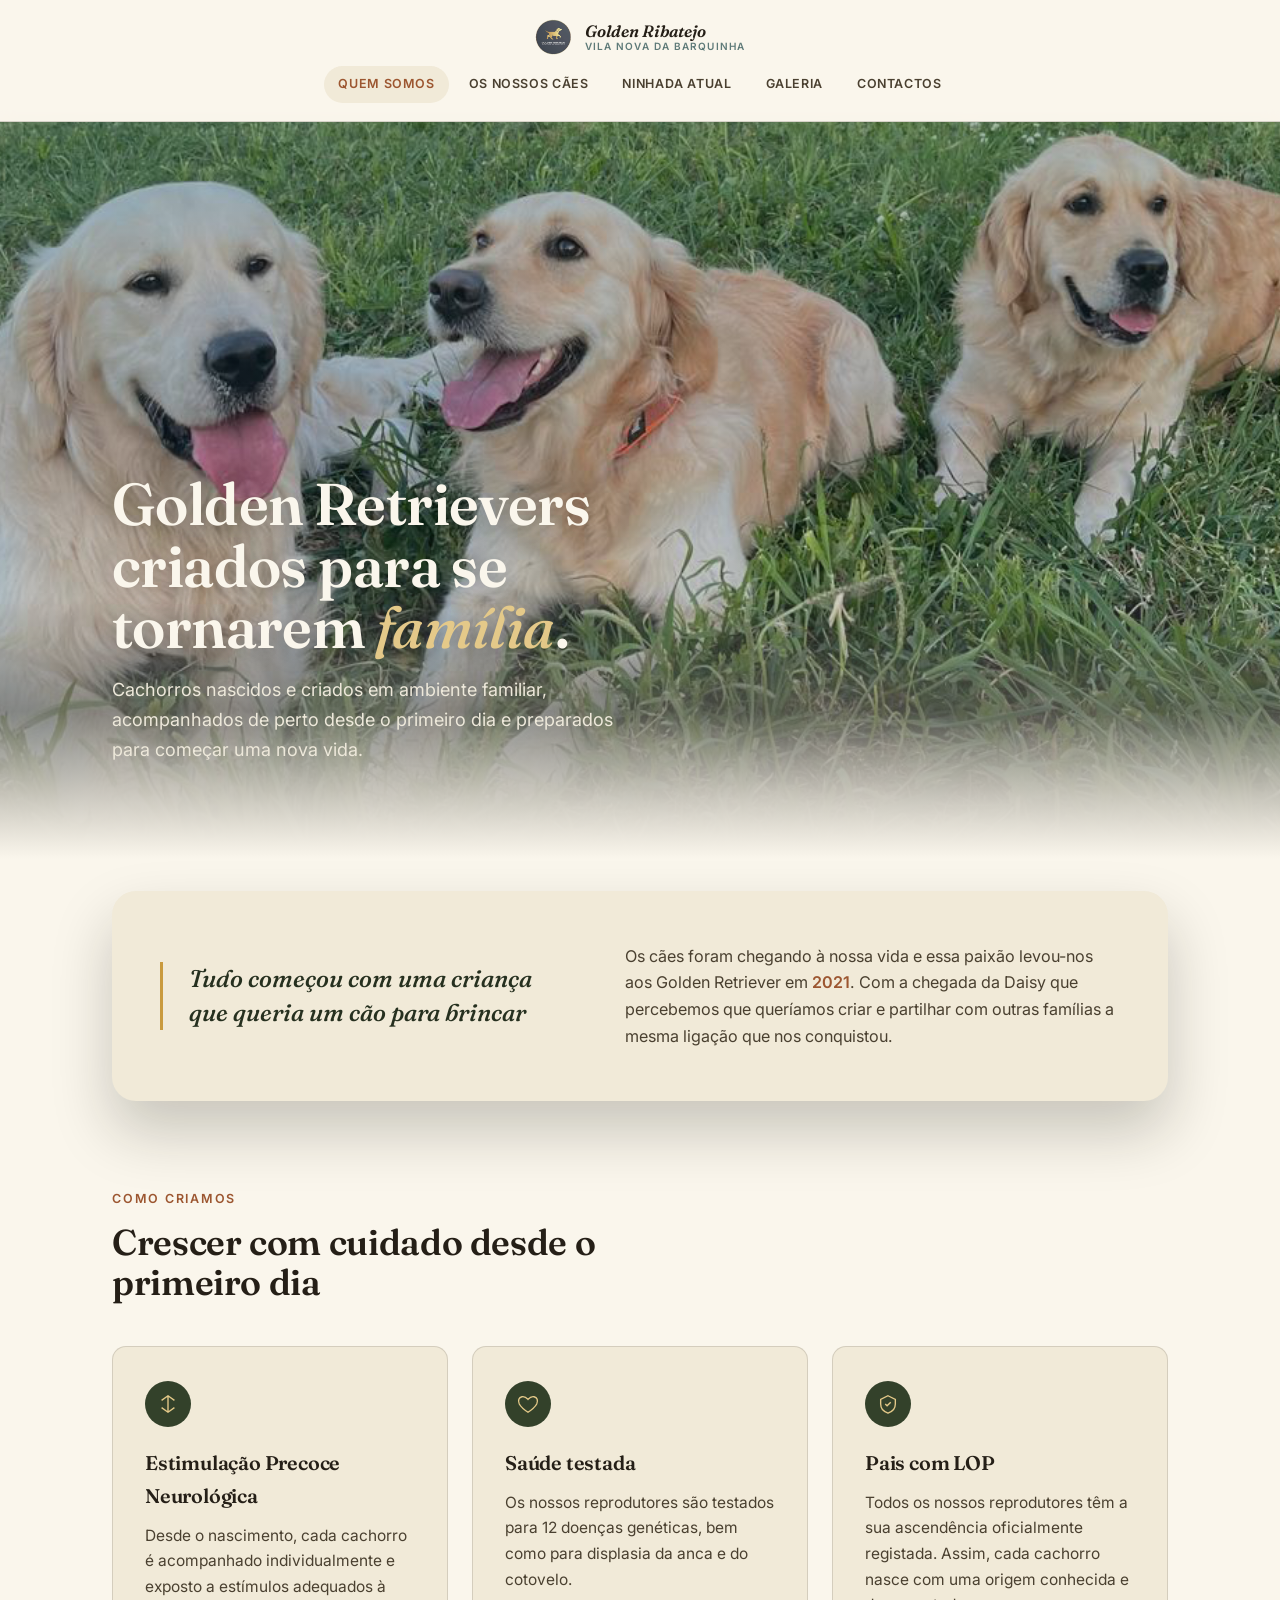
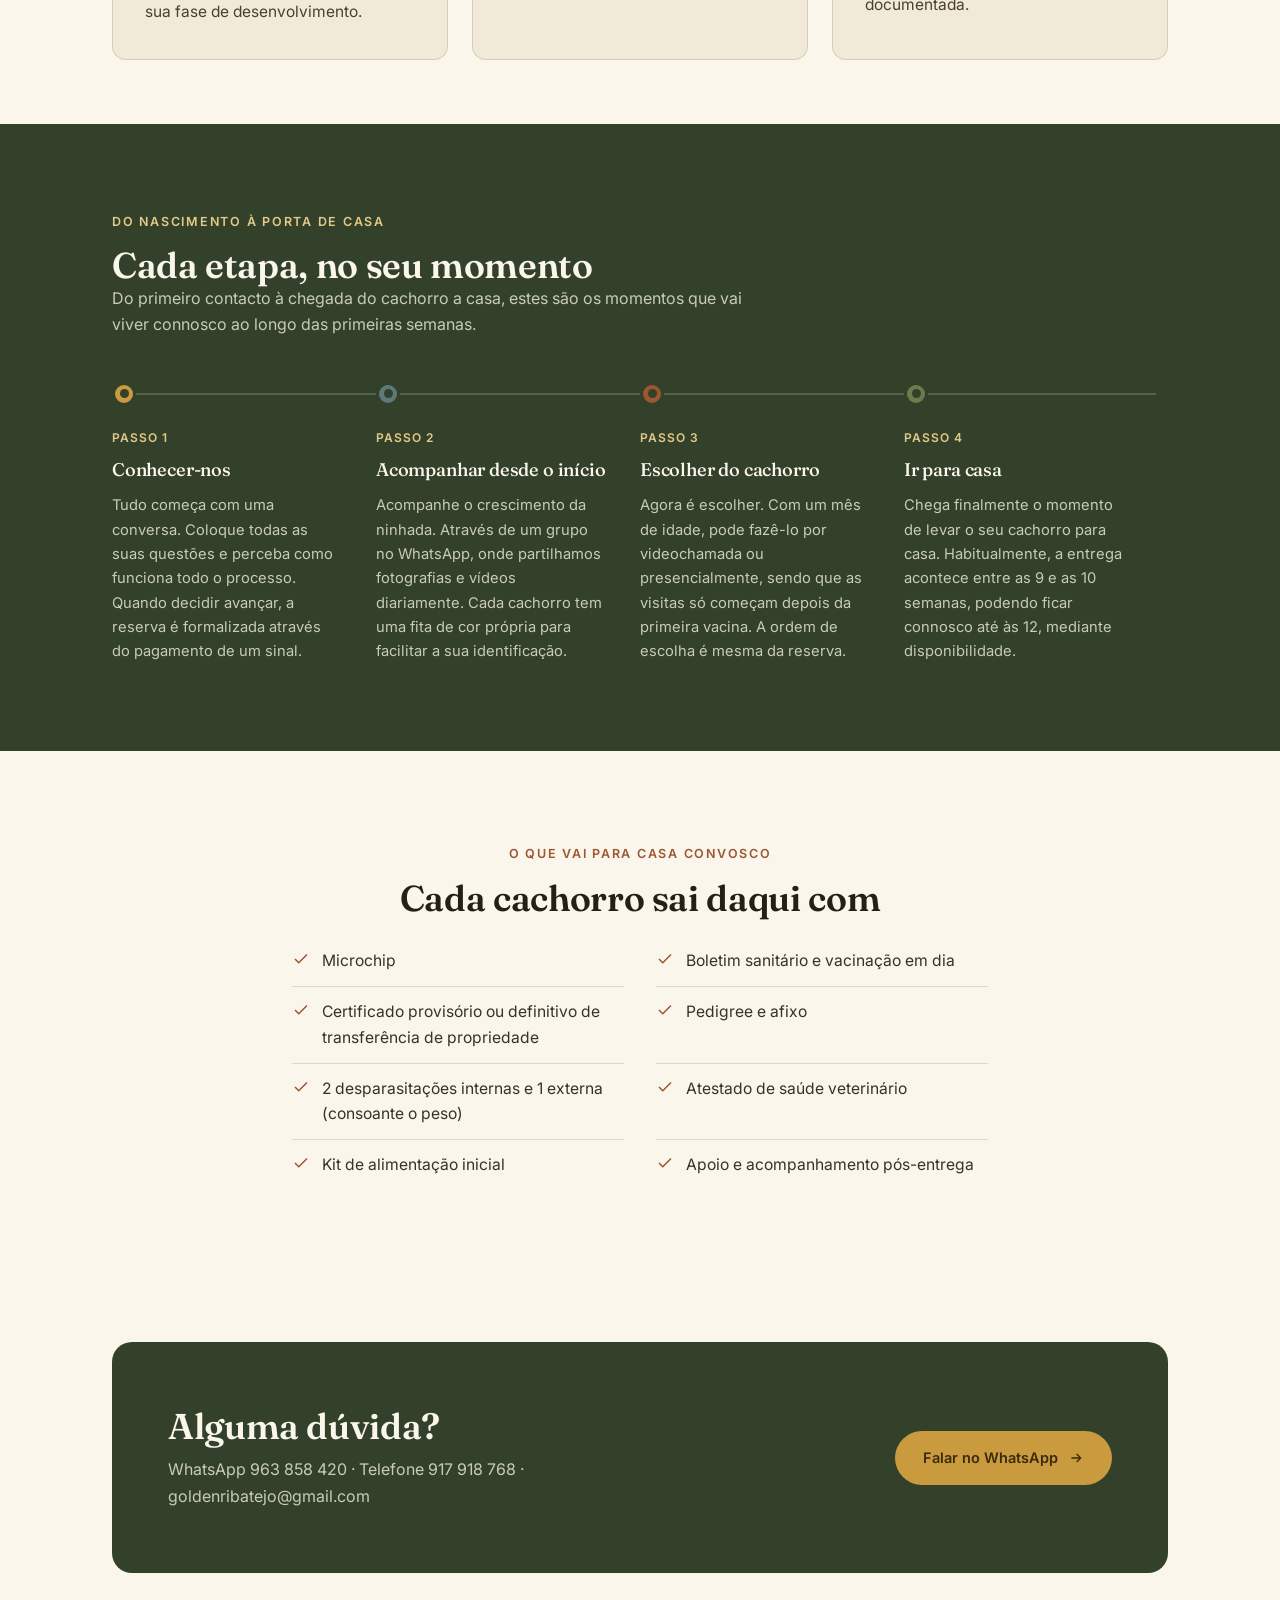
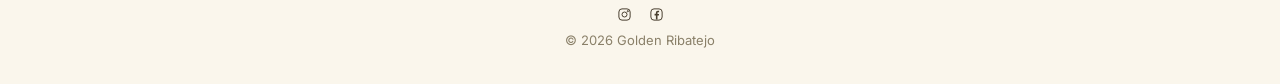
<file: index.html>
<!doctype html>
<html lang="pt-PT">
  <head>
    <meta charset="UTF-8" />
    <meta name="viewport" content="width=device-width, initial-scale=1" />
    <meta http-equiv="refresh" content="0; url=inicial.html" />
    <title>Golden Ribatejo</title>
  </head>
  <body>
    <script>
      location.replace("inicial.html");
    </script>
    <p>A redirecionar para <a href="inicial.html">a página inicial</a>...</p>
  </body>
</html>
</file>
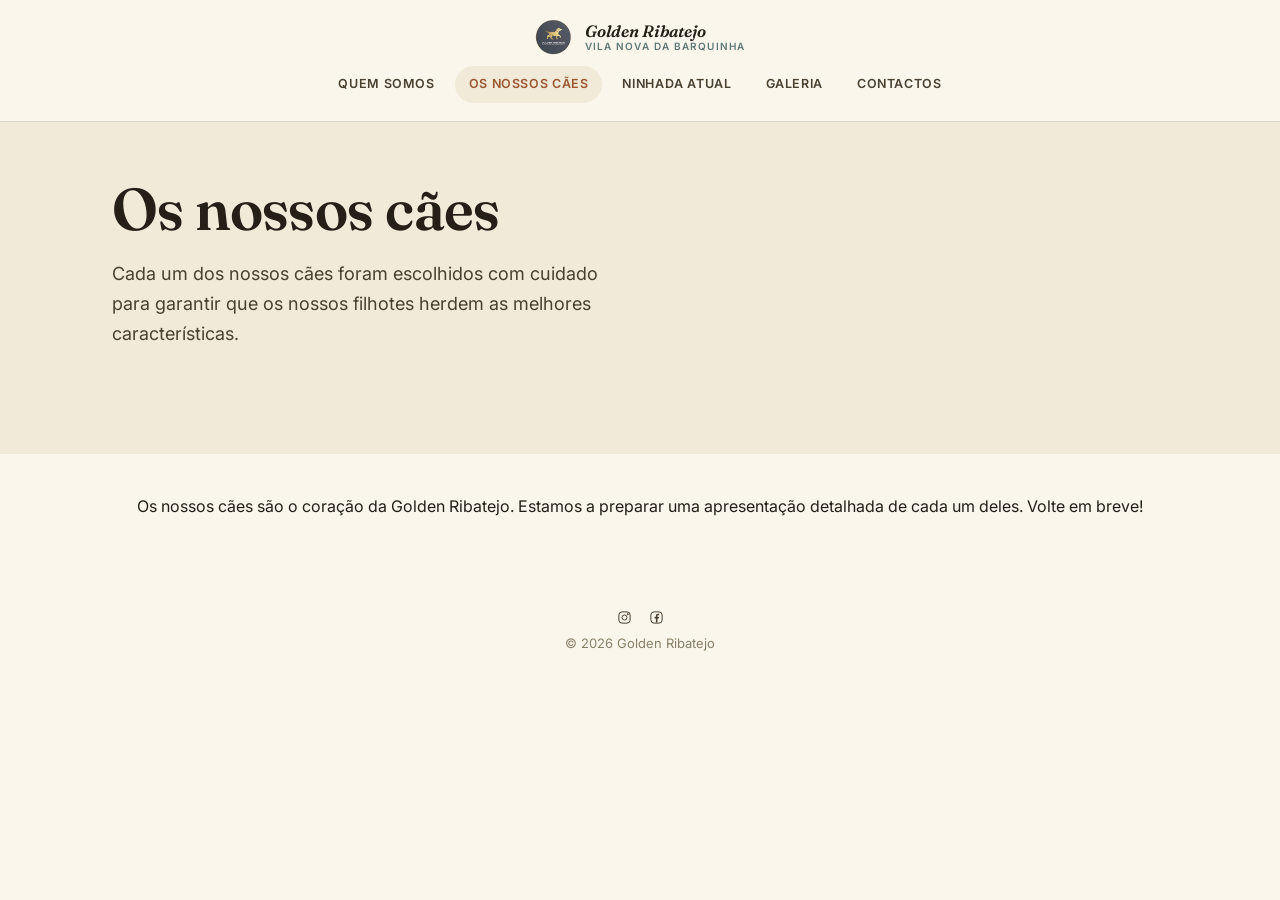
<file: caes.html>
<!doctype html>
<html lang="pt-PT">
  <head>
    <meta charset="UTF-8" />
    <meta name="viewport" content="width=device-width, initial-scale=1" />
    <title>Os Nossos Cães — Golden Ribatejo</title>
    <meta
      name="description"
      content="Conheça os Golden Retrievers reprodutores da Golden Ribatejo. Pais com saúde testada e genealogia certificada."
    />
    <link rel="preconnect" href="https://fonts.googleapis.com" />
    <link rel="preconnect" href="https://fonts.gstatic.com" crossorigin />
    <link
      href="https://fonts.googleapis.com/css2?family=Fraunces:ital,opsz,wght@0,9..144,400;0,9..144,500;0,9..144,600;0,9..144,700;1,9..144,500;1,9..144,600&family=Inter:wght@400;500;600;700&display=swap"
      rel="stylesheet"
    />
    <link rel="stylesheet" href="css/style.css" />
  </head>
  <body>
    <div id="navbar-container"></div>

    <main>
      <section class="hero" id="caes">
        <div class="wrap hero-grid">
          <div class="hero-copy">
            <h1>Os nossos cães</h1>
            <p class="lead">
              Cada um dos nossos cães foram escolhidos com cuidado para garantir
              que os nossos filhotes herdem as melhores características.
            </p>
          </div>
        </div>
      </section>

      <section class="intro-section" style="padding: 40px 0">
        <div class="wrap">
          <p
            style="
              text-align: center;
              color: var(--ink);
              font-size: 16px;
              line-height: 1.6;
            "
          >
            Os nossos cães são o coração da Golden Ribatejo. Estamos a preparar
            uma apresentação detalhada de cada um deles. Volte em breve!
          </p>
        </div>
      </section>
    </main>

    <div id="footer-container"></div>

    <script src="js/script.js"></script>
  </body>
</html>
</file>
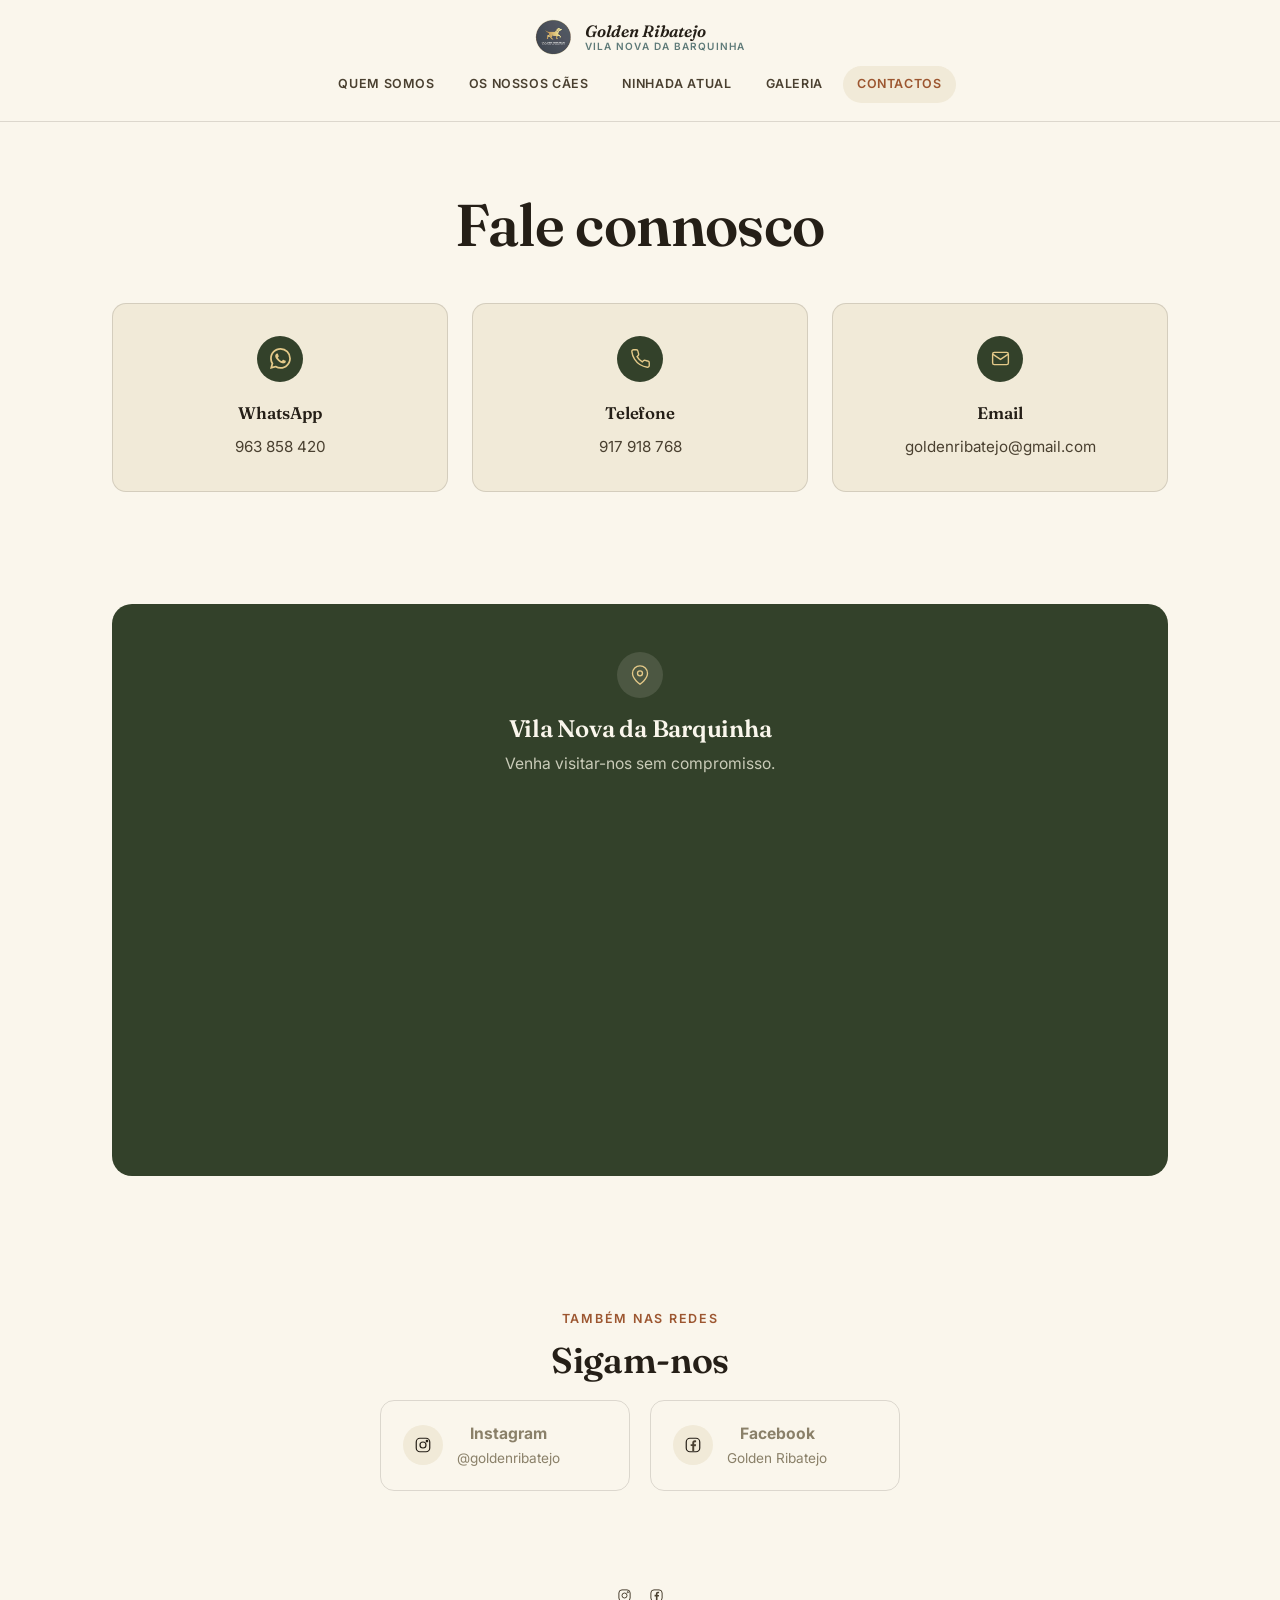
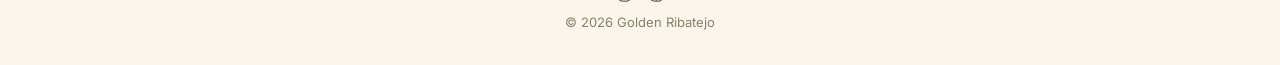
<file: contactos.html>
<!doctype html>
<html lang="pt-PT">
  <head>
    <meta charset="UTF-8" />
    <meta name="viewport" content="width=device-width, initial-scale=1" />
    <title>Contactos — Golden Ribatejo</title>
    <meta
      name="description"
      content="Contacte a Golden Ribatejo por WhatsApp, telefone ou email. Criação de Golden Retriever em Vila Nova da Barquinha."
    />
    <link rel="preconnect" href="https://fonts.googleapis.com" />
    <link rel="preconnect" href="https://fonts.gstatic.com" crossorigin />
    <link
      href="https://fonts.googleapis.com/css2?family=Fraunces:ital,opsz,wght@0,9..144,400;0,9..144,500;0,9..144,600;0,9..144,700;1,9..144,500;1,9..144,600&family=Inter:wght@400;500;600;700&display=swap"
      rel="stylesheet"
    />
    <link rel="stylesheet" href="css/style.css" />
  </head>
  <body>
    <div id="navbar-container"></div>

    <main>
      <section class="contact-hero" id="contactos">
        <div class="wrap">
          <h1>Fale connosco</h1>

          <div class="contact-cards">
            <a
              class="contact-card"
              href="https://wa.me/351963858420"
              target="_blank"
              rel="noopener"
            >
              <div class="icon">
                <svg class="filled-icon" viewBox="0 0 16 16">
                  <path
                    d="M13.601 2.326A7.85 7.85 0 0 0 7.994 0C3.627 0 .068 3.558.064 7.926c0 1.399.366 2.76 1.057 3.965L0 16l4.204-1.102a7.9 7.9 0 0 0 3.79.965h.004c4.368 0 7.926-3.558 7.93-7.93A7.9 7.9 0 0 0 13.6 2.326zM7.994 14.521a6.6 6.6 0 0 1-3.356-.92l-.24-.144-2.494.654.666-2.433-.156-.251a6.56 6.56 0 0 1-1.007-3.505c0-3.626 2.957-6.584 6.591-6.584a6.56 6.56 0 0 1 4.66 1.931 6.56 6.56 0 0 1 1.928 4.66c-.004 3.639-2.961 6.592-6.592 6.592m3.615-4.934c-.197-.099-1.17-.578-1.353-.646-.182-.065-.315-.099-.445.099-.133.197-.513.646-.627.775-.114.133-.232.148-.43.05-.197-.1-.836-.308-1.592-.985-.59-.525-.985-1.175-1.103-1.372-.114-.198-.011-.304.088-.403.087-.088.197-.232.296-.346.1-.114.133-.198.198-.33.065-.134.034-.248-.015-.347-.05-.099-.445-1.076-.612-1.47-.16-.389-.323-.335-.445-.34-.114-.007-.247-.007-.38-.007a.73.73 0 0 0-.529.247c-.182.198-.691.677-.691 1.654s.71 1.916.81 2.049c.098.133 1.394 2.132 3.383 2.992.47.205.84.326 1.129.418.475.152.904.129 1.246.08.38-.058 1.171-.48 1.338-.943.164-.464.164-.86.114-.943-.049-.084-.182-.133-.38-.232"
                  />
                </svg>
              </div>
              <h3>WhatsApp</h3>
              <p>963 858 420</p>
            </a>
            <a class="contact-card" href="tel:+351917918768">
              <div class="icon">
                <svg viewBox="0 0 24 24">
                  <path
                    d="M22 16.92v3a2 2 0 01-2.18 2 19.79 19.79 0 01-8.63-3.07 19.5 19.5 0 01-6-6 19.79 19.79 0 01-3.07-8.67A2 2 0 014.11 2h3a2 2 0 012 1.72c.127.96.362 1.903.7 2.81a2 2 0 01-.45 2.11L8.09 9.91a16 16 0 006 6l1.27-1.27a2 2 0 012.11-.45c.907.338 1.85.573 2.81.7A2 2 0 0122 16.92z"
                  />
                </svg>
              </div>
              <h3>Telefone</h3>
              <p>917 918 768</p>
            </a>
            <a class="contact-card" href="mailto:goldenribatejo@gmail.com">
              <div class="icon">
                <svg viewBox="0 0 24 24">
                  <rect x="3" y="5" width="18" height="14" rx="2" />
                  <path d="M3 7l9 6 9-6" />
                </svg>
              </div>
              <h3>Email</h3>
              <p>goldenribatejo@gmail.com</p>
            </a>
          </div>
        </div>
      </section>

      <section class="tight">
        <div class="wrap">
          <div class="location-strip">
            <div class="icon-row">
              <svg viewBox="0 0 24 24">
                <path d="M21 10c0 7-9 13-9 13s-9-6-9-13a9 9 0 0118 0z" />
                <circle cx="12" cy="10" r="3" />
              </svg>
            </div>
            <h2>Vila Nova da Barquinha</h2>
            <p>Venha visitar-nos sem compromisso.</p>
            <iframe
              src="https://www.google.com/maps?q=Vila+Nova+da+Barquinha,+Portugal&z=13&output=embed"
              loading="lazy"
              referrerpolicy="no-referrer-when-downgrade"
              allowfullscreen
            >
            </iframe>
          </div>
        </div>
      </section>

      <section class="tight">
        <div class="wrap" style="text-align: center">
          <span class="eyebrow">Também nas redes</span>
          <h2 style="margin: 10px 0 0">Sigam-nos</h2>
          <div class="social-cards">
            <a
              class="social-card"
              href="https://www.instagram.com/goldenribatejo/"
              target="_blank"
              rel="noopener"
            >
              <div class="icon">
                <svg viewBox="0 0 24 24">
                  <rect x="3" y="3" width="18" height="18" rx="5" />
                  <circle cx="12" cy="12" r="4" />
                  <circle cx="17.3" cy="6.7" r="1" />
                </svg>
              </div>
              <span
                ><strong>Instagram</strong><span>@goldenribatejo</span></span
              >
            </a>
            <a
              class="social-card"
              href="https://www.facebook.com/share/15ahoJvS3N/?mibextid=wwXIfr"
              target="_blank"
              rel="noopener"
            >
              <div class="icon">
                <svg viewBox="0 0 24 24">
                  <rect x="3" y="3" width="18" height="18" rx="5" />
                  <path
                    d="M13.6 20v-6.4h2.15l.32-2.5h-2.47v-1.6c0-.72.2-1.22 1.24-1.22h1.32V5.9c-.23-.03-1-.1-1.92-.1-1.9 0-3.2 1.16-3.2 3.29v1.84H8.9v2.5h2.14V20h2.56z"
                    fill="#4A4030"
                    stroke="none"
                  />
                </svg>
              </div>
              <span><strong>Facebook</strong><span>Golden Ribatejo</span></span>
            </a>
          </div>
        </div>
      </section>
    </main>

    <div id="footer-container"></div>

    <script src="js/script.js"></script>
  </body>
</html>
</file>
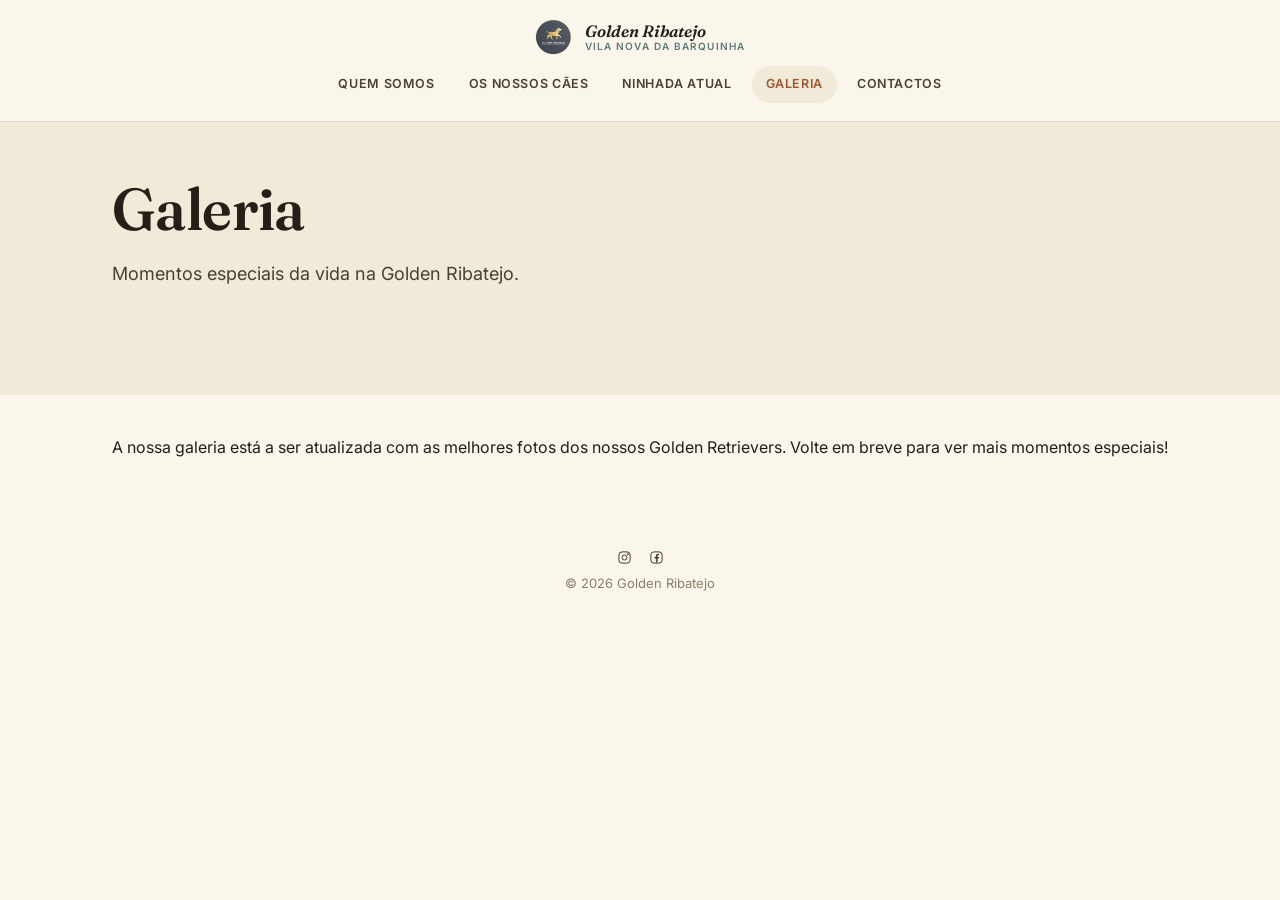
<file: galeria.html>
<!doctype html>
<html lang="pt-PT">
  <head>
    <meta charset="UTF-8" />
    <meta name="viewport" content="width=device-width, initial-scale=1" />
    <title>Galeria — Golden Ribatejo</title>
    <meta
      name="description"
      content="Galeria de fotos dos Golden Retrievers da Golden Ribatejo. Momentos especiais de criação e desenvolvimento."
    />
    <link rel="preconnect" href="https://fonts.googleapis.com" />
    <link rel="preconnect" href="https://fonts.gstatic.com" crossorigin />
    <link
      href="https://fonts.googleapis.com/css2?family=Fraunces:ital,opsz,wght@0,9..144,400;0,9..144,500;0,9..144,600;0,9..144,700;1,9..144,500;1,9..144,600&family=Inter:wght@400;500;600;700&display=swap"
      rel="stylesheet"
    />
    <link rel="stylesheet" href="css/style.css" />
  </head>
  <body>
    <div id="navbar-container"></div>

    <main>
      <section class="hero" id="galeria">
        <div class="wrap hero-grid">
          <div class="hero-copy">
            <h1>Galeria</h1>
            <p class="lead">Momentos especiais da vida na Golden Ribatejo.</p>
          </div>
        </div>
      </section>

      <section class="intro-section" style="padding: 40px 0">
        <div class="wrap">
          <p
            style="
              text-align: center;
              color: var(--ink);
              font-size: 16px;
              line-height: 1.6;
            "
          >
            A nossa galeria está a ser atualizada com as melhores fotos dos
            nossos Golden Retrievers. Volte em breve para ver mais momentos
            especiais!
          </p>
        </div>
      </section>
    </main>

    <div id="footer-container"></div>

    <script src="js/script.js"></script>
  </body>
</html>
</file>
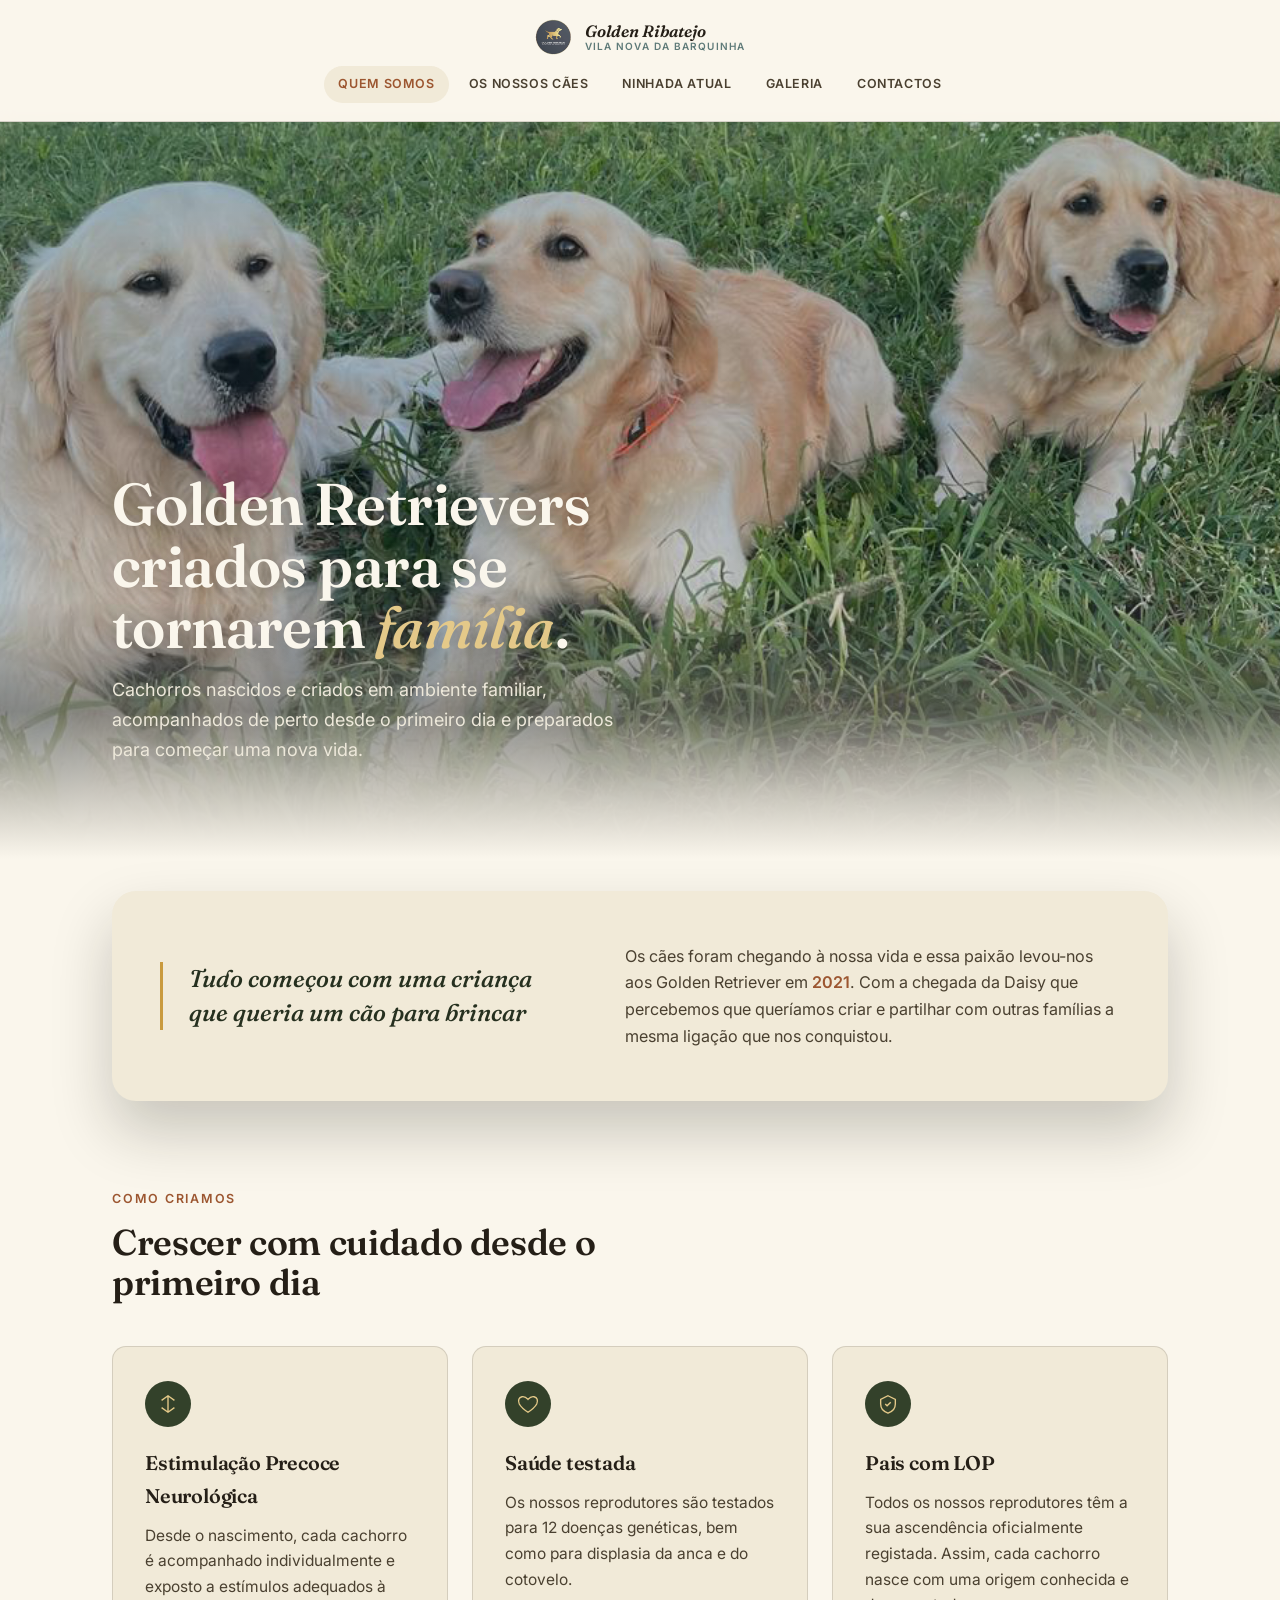
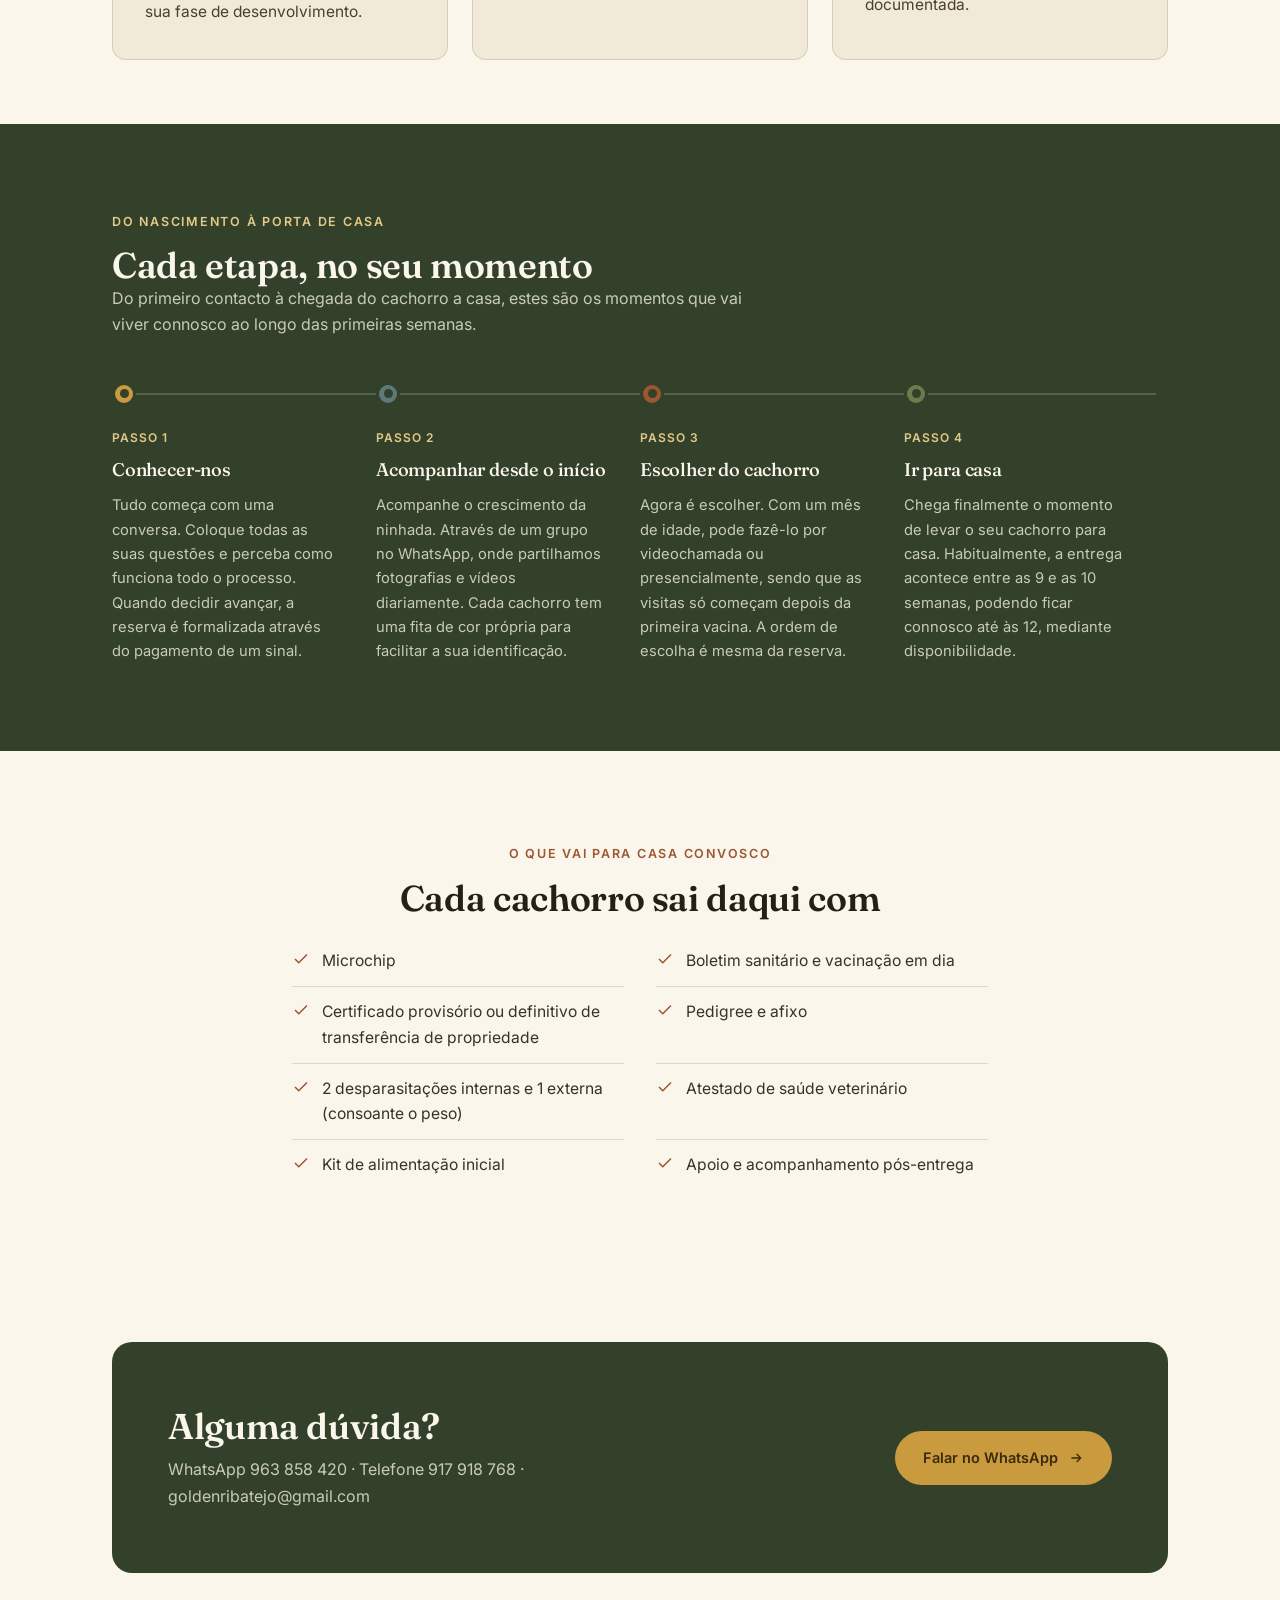
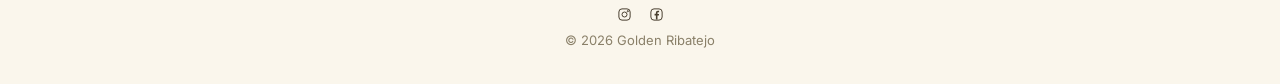
<file: inicial.html>
<!doctype html>
<html lang="pt-PT">
  <head>
    <meta charset="UTF-8" />
    <meta name="viewport" content="width=device-width, initial-scale=1" />
    <title>Golden Ribatejo — Golden Retrievers em Vila Nova da Barquinha</title>
    <meta
      name="description"
      content="Golden Ribatejo — criação de Golden Retriever em Vila Nova da Barquinha. Estimulação Precoce Neurológica, saúde testada, pais com LOP e um processo de reserva pensado para cada cachorro encontrar a família certa."
    />
    <link rel="preconnect" href="https://fonts.googleapis.com" />
    <link rel="preconnect" href="https://fonts.gstatic.com" crossorigin />
    <link
      href="https://fonts.googleapis.com/css2?family=Fraunces:ital,opsz,wght@0,9..144,400;0,9..144,500;0,9..144,600;0,9..144,700;1,9..144,500;1,9..144,600&family=Inter:wght@400;500;600;700&display=swap"
      rel="stylesheet"
    />
    <link rel="stylesheet" href="css/style.css" />
  </head>
  <body>
    <div id="navbar-container"></div>

    <main>
      <section class="hero-full">
        <img
          src="img/inicial.png"
          width="1200"
          height="530"
          alt="Mãe Golden Retriever deitada com a sua ninhada de cachorros recém-nascidos"
          fetchpriority="high"
        />
        <div class="hero-full-content">
          <h1>
            Golden Retrievers criados para se tornarem
            <span class="italic-accent">família</span>.
          </h1>
          <p class="lead">
            Cachorros nascidos e criados em ambiente familiar, acompanhados de
            perto desde o primeiro dia e preparados para começar uma nova vida.
          </p>
        </div>
      </section>

      <section class="intro-overlap" id="historia">
        <div class="wrap">
          <div class="intro-card intro-grid">
            <p class="intro-quote">
              Tudo começou com uma criança que queria um cão para brincar
            </p>
            <div class="intro-body">
              <p>
                Os cães foram chegando à nossa vida e essa paixão levou-nos aos
                Golden Retriever em
                <strong style="color: var(--rust)">2021</strong>. Com a chegada
                da Daisy que percebemos que queríamos criar e partilhar com
                outras famílias a mesma ligação que nos conquistou.
              </p>
            </div>
          </div>
        </div>
      </section>

      <section class="tight" id="criamos">
        <div class="wrap">
          <div class="section-head">
            <span class="eyebrow">Como criamos</span>
            <h2>Crescer com cuidado desde o primeiro dia</h2>
          </div>
          <div class="cards">
            <div class="card">
              <div class="icon">
                <svg viewBox="0 0 24 24">
                  <path d="M12 3v18M5 8l7-5 7 5M5 16l7 5 7-5" />
                </svg>
              </div>
              <h3>Estimulação Precoce Neurológica</h3>
              <p>
                Desde o nascimento, cada cachorro é acompanhado individualmente
                e exposto a estímulos adequados à sua fase de desenvolvimento.
              </p>
            </div>
            <div class="card">
              <div class="icon">
                <svg viewBox="0 0 24 24">
                  <path
                    d="M12 21s-7-4.5-9.5-9C.7 8.2 2 4.8 5.4 4.1 7.7 3.6 10 4.7 12 7c2-2.3 4.3-3.4 6.6-2.9C22 4.8 23.3 8.2 21.5 12 19 16.5 12 21 12 21z"
                  />
                </svg>
              </div>
              <h3>Saúde testada</h3>
              <p>
                Os nossos reprodutores são testados para 12 doenças genéticas,
                bem como para displasia da anca e do cotovelo.
              </p>
            </div>
            <div class="card">
              <div class="icon">
                <svg viewBox="0 0 24 24">
                  <path
                    d="M9 12l2 2 4-4M12 3l8 4v5c0 5-3.5 8.5-8 10-4.5-1.5-8-5-8-10V7l8-4z"
                  />
                </svg>
              </div>
              <h3>Pais com LOP</h3>
              <p>
                Todos os nossos reprodutores têm a sua ascendência oficialmente
                registada. Assim, cada cachorro nasce com uma origem conhecida e
                documentada.
              </p>
            </div>
          </div>
        </div>
      </section>

      <section class="timeline-wrap" id="reserva">
        <div class="wrap">
          <div class="section-head">
            <span class="eyebrow">Do nascimento à porta de casa</span>
            <h2>Cada etapa, no seu momento</h2>
            <p>
              Do primeiro contacto à chegada do cachorro a casa, estes são os
              momentos que vai viver connosco ao longo das primeiras semanas.
            </p>
          </div>
          <div class="timeline">
            <div class="t-step">
              <div class="t-dot"></div>
              <div class="t-label">Passo 1</div>
              <h3>Conhecer-nos</h3>
              <p>
                Tudo começa com uma conversa. Coloque todas as suas questões e
                perceba como funciona todo o processo. Quando decidir avançar, a
                reserva é formalizada através do pagamento de um sinal.
              </p>
            </div>
            <div class="t-step">
              <div class="t-dot"></div>
              <div class="t-label">Passo 2</div>
              <h3>Acompanhar desde o início</h3>
              <p>
                Acompanhe o crescimento da ninhada. Através de um grupo no
                WhatsApp, onde partilhamos fotografias e vídeos diariamente.
                Cada cachorro tem uma fita de cor própria para facilitar a sua
                identificação.
              </p>
            </div>
            <div class="t-step">
              <div class="t-dot"></div>
              <div class="t-label">Passo 3</div>
              <h3>Escolher do cachorro</h3>
              <p>
                Agora é escolher. Com um mês de idade, pode fazê-lo por
                videochamada ou presencialmente, sendo que as visitas só começam
                depois da primeira vacina. A ordem de escolha é mesma da
                reserva.
              </p>
            </div>
            <div class="t-step">
              <div class="t-dot"></div>
              <div class="t-label">Passo 4</div>
              <h3>Ir para casa</h3>
              <p>
                Chega finalmente o momento de levar o seu cachorro para casa.
                Habitualmente, a entrega acontece entre as 9 e as 10 semanas,
                podendo ficar connosco até às 12, mediante disponibilidade.
              </p>
            </div>
          </div>
        </div>
      </section>

      <section id="kit">
        <div class="wrap" style="max-width: 760px; text-align: center">
          <span class="eyebrow">O que vai para casa convosco</span>
          <h2 style="margin: 12px 0 30px">Cada cachorro sai daqui com</h2>
          <ul class="kit-list kit-list-2col">
            <li>
              <svg viewBox="0 0 24 24"><path d="M20 6L9 17l-5-5" /></svg
              >Microchip
            </li>
            <li>
              <svg viewBox="0 0 24 24"><path d="M20 6L9 17l-5-5" /></svg>Boletim
              sanitário e vacinação em dia
            </li>
            <li>
              <svg viewBox="0 0 24 24"><path d="M20 6L9 17l-5-5" /></svg
              >Certificado provisório ou definitivo de transferência de
              propriedade
            </li>
            <li>
              <svg viewBox="0 0 24 24"><path d="M20 6L9 17l-5-5" /></svg
              >Pedigree e afixo
            </li>
            <li>
              <svg viewBox="0 0 24 24"><path d="M20 6L9 17l-5-5" /></svg>2
              desparasitações internas e 1 externa (consoante o peso)
            </li>
            <li>
              <svg viewBox="0 0 24 24"><path d="M20 6L9 17l-5-5" /></svg
              >Atestado de saúde veterinário
            </li>
            <li>
              <svg viewBox="0 0 24 24"><path d="M20 6L9 17l-5-5" /></svg>Kit de
              alimentação inicial
            </li>
            <li>
              <svg viewBox="0 0 24 24"><path d="M20 6L9 17l-5-5" /></svg>Apoio e
              acompanhamento pós-entrega
            </li>
          </ul>
        </div>
      </section>

      <section class="tight cta-section" id="contactos">
        <div class="wrap">
          <div class="cta">
            <div>
              <h2>Alguma dúvida?</h2>
              <p>
                WhatsApp 963 858 420 · Telefone 917 918 768 ·
                goldenribatejo@gmail.com
              </p>
            </div>
            <a
              class="btn"
              href="https://wa.me/351963858420"
              target="_blank"
              rel="noopener"
              >Falar no WhatsApp
              <svg viewBox="0 0 24 24"><path d="M5 12h14M13 6l6 6-6 6" /></svg>
            </a>
          </div>
        </div>
      </section>
    </main>

    <div id="footer-container"></div>

    <script src="js/script.js"></script>
  </body>
</html>
</file>
<file: css/style.css>
:root{
  --ink:#251F17;
  --parchment:#FAF6EC;
  --parchment-2:#F1EAD8;
  --field:#33412A;
  --field-dark:#26301F;
  --gold:#C99A3E;
  --gold-light:#E4C989;
  --rust:#9C5630;
  --river:#5E7A78;
  --sage:#6B7D4F;
  --burgundy:#8B3A3A;
  --line: rgba(37,31,23,0.14);
}

*{box-sizing:border-box;}

html{scroll-behavior:smooth;}

body{
  margin:0;
  background:var(--parchment);
  color:var(--ink);
  font-family:'Inter',sans-serif;
  -webkit-font-smoothing:antialiased;
  line-height:1.65;
}

img{max-width:100%;display:block;}

a{color:inherit;}

.wrap{max-width:1120px;margin:0 auto;padding:0 32px;}

.eyebrow{
  font-family:'Inter',sans-serif;
  font-size:12.5px;
  font-weight:600;
  letter-spacing:.14em;
  text-transform:uppercase;
  color:var(--rust);
}

h1,h2,h3{
  font-family:'Fraunces',serif;
  font-weight:600;
  margin:0;
  color:var(--ink);
  letter-spacing:-0.01em;
}

h1{font-size:clamp(2.4rem,4.6vw,3.9rem);line-height:1.04;font-weight:600;}

h2{font-size:clamp(1.7rem,2.8vw,2.35rem);line-height:1.12;}

p{margin:0 0 1em;}

.italic-accent{font-style:italic;font-weight:500;color:var(--rust);}

/* ---------- HEADER ---------- */
header.site-header{
  position:sticky;top:0;z-index:50;
  background:rgba(250,246,236,0.92);
  backdrop-filter:blur(8px);
  border-bottom:1px solid var(--line);
  transition:box-shadow .25s ease, border-color .25s ease;
}

header.site-header.scrolled{
  box-shadow:0 8px 24px rgba(37,31,23,0.08);
  border-bottom-color:transparent;
}

.nav-row{
  position:relative;
  display:flex;flex-direction:column;align-items:center;gap:10px;
  padding:18px 32px;max-width:1120px;margin:0 auto;
}

.logo{display:flex;align-items:center;gap:12px;text-decoration:none;}

.logo img{height:38px;width:auto;}

.logo-word{display:flex;flex-direction:column;gap:1px;line-height:1;}

.logo-word strong{font-family:'Fraunces',serif;font-weight:600;font-style:italic;font-size:16.5px;color:var(--ink);}

.logo-word small{font-family:'Inter',sans-serif;font-size:10px;font-weight:600;letter-spacing:.11em;text-transform:uppercase;color:var(--river);}

nav.links{display:flex;gap:6px;list-style:none;margin:0;padding:0;flex-wrap:wrap;justify-content:center;}

nav.links a{
  text-decoration:none;font-size:12.5px;font-weight:600;color:#4A4030;
  letter-spacing:.05em;text-transform:uppercase;
  padding:8px 14px;border-radius:100px;
  transition:background .18s, color .18s;
}

nav.links a:hover{background:var(--parchment-2);color:var(--ink);}

nav.links a.active{color:var(--rust);background:var(--parchment-2);}

.menu-toggle{
  position:absolute;left:32px;top:50%;transform:translateY(-50%);
  display:none;background:none;border:none;cursor:pointer;padding:8px;
  border-radius:50%;
}

.menu-toggle:hover{background:var(--parchment-2);}

.menu-toggle svg{width:20px;height:20px;stroke:var(--ink);fill:none;stroke-width:1.8;display:block;}

.menu-toggle svg + svg{display:none;}

/* ---------- HERO ---------- */
.hero{
  padding:56px 0 88px;
}

.hero:not([id]){background:var(--parchment-2);}

.hero-full{
  position:relative;height:82vh;min-height:560px;max-height:760px;
  overflow:hidden;margin-top:-1px;
  background:var(--parchment);
}

.hero-full img{
  position:absolute;inset:0;width:100%;height:100%;object-fit:cover;object-position:center 40%;
  mask-image:linear-gradient(
    180deg,
    black 0%,
    black 55%,
    rgba(0, 0, 0, 0.85) 70%,
    rgba(0, 0, 0, 0.5) 82%,
    rgba(0, 0, 0, 0.15) 92%,
    transparent 100%
  );
  -webkit-mask-image:linear-gradient(
    180deg,
    black 0%,
    black 55%,
    rgba(0, 0, 0, 0.85) 70%,
    rgba(0, 0, 0, 0.5) 82%,
    rgba(0, 0, 0, 0.15) 92%,
    transparent 100%
  );
}

.hero-full::after{
  content:"";position:absolute;inset:0;
  background:linear-gradient(
    180deg,
    rgba(38, 48, 31, 0.32) 0%,
    rgba(30, 26, 18, 0.28) 40%,
    rgba(24, 21, 15, 0.20) 65%,
    rgba(24, 21, 15, 0.45) 80%,
    var(--parchment) 100%
  );
}

.hero-full-content{
  position:absolute;left:0;right:0;bottom:0;z-index:2;
  padding:0 32px 68px;max-width:1120px;margin:0 auto;
}

.hero-full-content .tag{
  display:inline-flex;align-items:center;gap:8px;
  background:rgba(250,246,236,0.14);backdrop-filter:blur(6px);
  color:var(--parchment);border:1px solid rgba(250,246,236,0.3);
  padding:7px 16px;border-radius:100px;
  font-size:12.5px;font-weight:600;letter-spacing:.06em;text-transform:uppercase;
  margin-bottom:22px;
}

.hero-full-content h1{
  color:var(--parchment);margin-bottom:18px;max-width:16ch;
  text-shadow:0 2px 24px rgba(0,0,0,0.25);
}

.hero-full-content p.lead{
  color:#EDE8DA;font-size:1.13rem;max-width:46ch;margin-bottom:26px;
}

.hero-full-content .italic-accent{color:var(--gold-light);}

.hero-grid{
  display:grid;grid-template-columns:1fr 1fr;gap:56px;align-items:center;
}

.hero-copy .tag{
  display:inline-flex;align-items:center;gap:8px;
  background:var(--field);color:var(--parchment);
  padding:7px 16px 7px 12px;border-radius:100px;
  font-size:12.5px;font-weight:600;letter-spacing:.06em;text-transform:uppercase;
  margin-bottom:22px;
}

.tag .dot{width:8px;height:8px;border-radius:50%;background:var(--gold);flex:none;}

.tag-tape{
  display:inline-block;
  padding:8px 20px;
  font-family:'Inter', sans-serif;
  font-weight:600;
  font-size:13px;
  letter-spacing:.04em;
  color:#3B2B0D;
  background:var(--gold-light);
  transform:rotate(-1.4deg);
  clip-path:polygon(1% 15%, 3% 0, 97% 5%, 100% 85%, 98% 100%, 2% 96%);
  box-shadow:0 3px 6px rgba(37,31,23,0.12);
}

.tag-tape.tag-tape--alt{
  background:var(--parchment);
  color:var(--ink);
  transform:rotate(1deg);
}

.hero-copy h1{margin-bottom:20px;}

.hero-copy p.lead{font-size:1.13rem;color:#4A4030;max-width:46ch;}

.hero-image{
  position:relative;
  border-radius:6px 6px 90px 6px;
  overflow:hidden;
  aspect-ratio:3/4;
  background:var(--parchment);
}

.hero-image img{width:100%;height:100%;object-fit:cover;}

.hero-image .ribbon-tag{
  position:absolute;top:20px;left:0;
  background:var(--gold);
  color:#3B2B0D;
  font-family:'Fraunces',serif;font-weight:600;font-style:italic;
  font-size:14.5px;
  padding:8px 18px 8px 16px;
  border-radius:0 100px 100px 0;
  box-shadow:0 6px 16px rgba(37,31,23,.18);
}

/* ---------- SECTION GENERIC ---------- */
section{padding:88px 0;}

section.tight{padding:64px 0;}

section.tight.cta-section{padding-bottom:0;}

#caes{background:var(--parchment-2);}

.tight#caes{background:var(--parchment);}

#informacoes{background:var(--parchment-2);}

.hero#galeria{background:var(--parchment-2);}

.section-head{max-width:640px;margin-bottom:44px;}

.section-head .eyebrow{margin-bottom:12px;display:block;}

/* ---------- INTRO / QUOTE ---------- */
.intro-overlap{padding:0 0 24px;margin-top:32px;position:relative;z-index:3;}

.intro-card{
  background:var(--parchment-2);border-radius:24px;
  padding:52px 48px;box-shadow:0 30px 60px rgba(24,21,15,0.22);
}

.intro-grid{display:grid;grid-template-columns:0.9fr 1.1fr;gap:60px;align-items:center;}

.intro-quote{
  font-family:'Fraunces',serif;font-style:italic;font-weight:500;
  font-size:1.5rem;line-height:1.42;color:var(--field-dark);
  border-left:3px solid var(--gold);padding-left:26px;
  margin: 0;
}

.intro-body p{color:#4A4030;font-size:1.01rem;margin:0;}

.intro-body strong{color:var(--ink);font-weight:600;}

/* Also handle intro section background */
.intro{background:var(--parchment-2);}

/* ---------- CREDENTIAL CARDS ---------- */
.cards{display:grid;grid-template-columns:repeat(3,1fr);gap:24px;}

.parents-grid{display:grid;grid-template-columns:1fr 1fr;gap:24px;margin-top:24px;}

.parent-card{border-radius:14px;overflow:hidden;border:1px solid var(--line);background:var(--parchment);}

.parent-card img{width:100%;height:220px;object-fit:cover;}

.parent-card .parent-label{padding:14px 18px;font-family:'Fraunces',serif;font-weight:600;font-style:italic;font-size:1.05rem;}

.card{
  background:var(--parchment-2);
  border:1px solid var(--line);
  border-radius:14px;
  padding:34px 32px;
}

.card .icon{
  width:46px;height:46px;border-radius:50%;
  background:var(--field);
  display:flex;align-items:center;justify-content:center;
  margin-bottom:20px;
}

.card .icon svg{width:22px;height:22px;stroke:var(--gold-light);fill:none;stroke-width:1.5;}

.card h3{font-size:1.24rem;margin-bottom:10px;}

.card p{color:#4A4030;font-size:.97rem;margin-bottom:0;}

/* ---------- TIMELINE ---------- */
.timeline-wrap{background:var(--field);color:var(--parchment);}

.timeline-wrap .eyebrow{color:var(--gold-light);}

.timeline-wrap h2{color:var(--parchment);}

.timeline-wrap .section-head p{color:#C9CBB8;}

.timeline{
  position:relative;
  display:grid;grid-template-columns:repeat(4,1fr);gap:0;
  margin-top:16px;
}

.timeline::before{
  content:"";position:absolute;top:11px;left:12px;right:12px;height:2px;
  background:rgba(250,246,236,0.18);
}

.t-step{position:relative;padding:0 22px 0 0;}

.t-dot{
  width:24px;height:24px;border-radius:50%;
  display:flex;align-items:center;justify-content:center;
  margin-bottom:22px;position:relative;z-index:2;
  border:3px solid var(--field);
}

.t-dot::after{content:"";width:9px;height:9px;border-radius:50%;background:var(--field);}

.t-step:nth-child(1) .t-dot{background:var(--gold);}

.t-step:nth-child(2) .t-dot{background:var(--river);}

.t-step:nth-child(3) .t-dot{background:var(--rust);}

.t-step:nth-child(4) .t-dot{background:var(--sage);}

.t-step .t-label{font-size:12px;letter-spacing:.08em;text-transform:uppercase;color:var(--gold-light);font-weight:600;margin-bottom:8px;}

.t-step h3{font-family:'Fraunces',serif;font-weight:500;font-size:1.14rem;color:var(--parchment);margin-bottom:8px;}

.t-step p{font-size:.92rem;color:#C9CBB8;margin-bottom:0;padding-right:12px;}

/* ---------- KIT LIST ---------- */
.kit-grid{display:grid;grid-template-columns:1fr 1fr;gap:64px;align-items:center;}

ul.kit-list{list-style:none;margin:0;padding:0;display:grid;gap:12px;}

ul.kit-list li{
  display:flex;align-items:flex-start;gap:12px;
  font-size:.98rem;color:#3A3122;
  padding-bottom:12px;border-bottom:1px solid var(--line);
}

ul.kit-list li:last-child{border-bottom:none;}

ul.kit-list-2col li:nth-last-child(-n+2){border-bottom:none;}

ul.kit-list svg{flex:none;width:18px;height:18px;stroke:var(--rust);fill:none;stroke-width:2;margin-top:2px;}

ul.kit-list-2col{grid-template-columns:1fr 1fr;column-gap:32px;text-align:left;}

/* ---------- GALLERY ---------- */
.gallery-section{background:var(--parchment-2);}

.gallery-note{
  display:flex;align-items:center;gap:10px;
  font-size:13px;color:var(--river);
  margin-top:-24px;margin-bottom:36px;
}

.gallery-tabs{display:flex;gap:8px;flex-wrap:wrap;margin-bottom:32px;}

.g-tab{
  font-family:'Inter',sans-serif;font-size:13.5px;font-weight:500;
  padding:9px 18px;border-radius:100px;border:1px solid var(--line);
  background:transparent;color:#4A4030;cursor:pointer;white-space:nowrap;
  transition:background .18s, color .18s, border-color .18s;
}

.g-tab .count{opacity:.65;font-size:12px;margin-left:4px;}

.g-tab.active{background:var(--field);border-color:var(--field);color:var(--parchment);}

.g-tab:not(.active):hover{border-color:var(--rust);color:var(--ink);}

.gallery-empty{
  display:none;text-align:center;padding:56px 20px;
  border:1px dashed var(--line);border-radius:14px;
}

.gallery-empty.show{display:block;}

.gallery-empty svg{width:30px;height:30px;stroke:var(--rust);fill:none;stroke-width:1.5;margin-bottom:14px;}

.gallery-empty p{color:#4A4030;font-size:.95rem;max-width:38ch;margin:0 auto;}

.gallery-grid{
  display:grid;grid-template-columns:repeat(4, 1fr);gap:16px;
}

.g-item{
  position:relative;
  border-radius:8px;overflow:hidden;cursor:zoom-in;
  background:var(--parchment-2);
  aspect-ratio:3/4;
  opacity:0;transform:translateY(14px);
  transition:opacity .5s ease, transform .5s ease;
}

/* Bento layout: each puppy color gets a fixed spot/size in the grid */
@media (min-width:881px){
  .gallery-grid{
    grid-auto-rows:1fr;
    aspect-ratio:4/3;
  }
  .g-item{aspect-ratio:auto;}
  .g-item[data-puppy="amarelo"]{grid-column:1/3;grid-row:1/3;}
  .g-item[data-puppy="verde"]{grid-column:1/2;grid-row:3/4;}
  .g-item[data-puppy="cinzento"]{grid-column:2/3;grid-row:3/4;}
  .g-item[data-puppy="rosa"]{grid-column:3/4;grid-row:1/2;}
  .g-item[data-puppy="azul"]{grid-column:3/4;grid-row:2/4;}
  .g-item[data-puppy="vermelho"]{grid-column:4/5;grid-row:1/4;}
}

.g-item.in-view{opacity:1;transform:translateY(0);}

.g-item img{width:100%;height:100%;object-fit:cover;display:block;transition:transform .5s ease;}

.g-item:hover img{transform:scale(1.045);}

.g-item[data-puppy="cinzento"] img{transform:rotate(-90deg);}

.g-item[data-puppy="cinzento"]:hover img{transform:rotate(-90deg) scale(1.045);}

.g-item .ribbon-dot{
  position:absolute;top:10px;right:10px;width:11px;height:11px;border-radius:50%;
  box-shadow:0 0 0 3px rgba(255,255,255,0.75);
}

/* ---------- LIGHTBOX ---------- */
.lightbox{
  position:fixed;inset:0;background:rgba(20,17,12,0.92);
  display:none;align-items:center;justify-content:center;
  z-index:200;padding:40px;
}

.lightbox.open{display:flex;}

.lightbox img{max-width:88vw;max-height:84vh;border-radius:6px;}

.lightbox-close{
  position:absolute;top:26px;right:32px;
  width:42px;height:42px;border-radius:50%;
  background:rgba(250,246,236,0.12);
  display:flex;align-items:center;justify-content:center;cursor:pointer;
  border:1px solid rgba(250,246,236,0.3);
}

.lightbox-close svg{width:18px;height:18px;stroke:var(--parchment);fill:none;stroke-width:1.8;}

.lightbox-nav{
  position:absolute;top:50%;transform:translateY(-50%);
  width:46px;height:46px;border-radius:50%;
  background:rgba(250,246,236,0.12);border:1px solid rgba(250,246,236,0.3);
  display:flex;align-items:center;justify-content:center;cursor:pointer;
}

.lightbox-nav svg{width:18px;height:18px;stroke:var(--parchment);fill:none;stroke-width:1.8;}

.lightbox-prev{left:24px;}

.lightbox-next{right:24px;}

/* ---------- CTA ---------- */
.cta{
  background:var(--field);color:var(--parchment);
  border-radius:20px;padding:64px 56px;
  display:flex;align-items:center;justify-content:space-between;gap:40px;
}

.cta h2{color:var(--parchment);margin-bottom:10px;}

.cta p{color:#C9CBB8;margin-bottom:0;max-width:44ch;}

.btn{
  display:inline-flex;align-items:center;gap:10px;
  background:var(--gold);color:#3B2B0D;
  padding:15px 28px;border-radius:100px;
  font-weight:600;font-size:14.5px;text-decoration:none;white-space:nowrap;
  transition:transform .18s ease;
}

.btn:hover{transform:translateY(-2px);}

.btn svg{width:16px;height:16px;stroke:#3B2B0D;fill:none;stroke-width:2;}

/* ---------- FOOTER ---------- */
footer{padding:25px 0 32px;}

.footer-simple{
  display:flex;flex-direction:column;align-items:center;gap:0;
}

.footer-social{display:flex;gap:0;}

.footer-social a{
  width:32px;height:32px;border-radius:50%;
  display:flex;align-items:center;justify-content:center;
  transition:background .18s;
}

.footer-social a:hover{background:var(--parchment-2);}

.footer-social svg{width:15px;height:15px;stroke:#4A4030;fill:none;stroke-width:1.6;}

.footer-copyright{font-size:13px;color:#8a8069;}

/* ---------- CONTACTOS PAGE ---------- */
.contact-hero{padding:72px 0 24px;text-align:center;}

.contact-hero .eyebrow{display:block;margin-bottom:14px;}

.contact-hero p.lead{max-width:52ch;margin:16px auto 0;color:#4A4030;font-size:1.05rem;}

.contact-cards{display:grid;grid-template-columns:repeat(3,1fr);gap:24px;margin-top:48px;}

.contact-card{
  background:var(--parchment-2);border:1px solid var(--line);border-radius:14px;
  padding:32px 28px;text-align:center;text-decoration:none;color:var(--ink);
  transition:transform .18s ease, border-color .18s ease;
}

.contact-card:hover{transform:translateY(-3px);border-color:var(--rust);}

.contact-card .icon{
  width:46px;height:46px;border-radius:50%;background:var(--field);
  display:flex;align-items:center;justify-content:center;margin:0 auto 18px;
}

.contact-card .icon svg{width:21px;height:21px;stroke:var(--gold-light);fill:none;stroke-width:1.6;}

.contact-card .icon svg.filled-icon{fill:var(--gold-light);stroke:none;width:21px;height:21px;}

.contact-card h3{font-size:1.05rem;margin-bottom:6px;}

.contact-card p{color:#4A4030;font-size:.95rem;margin:0;}

.location-strip{
  background:var(--field);color:var(--parchment);
  border-radius:20px;padding:48px 40px;text-align:center;margin-top:24px;
}

.location-strip .icon-row{
  width:46px;height:46px;border-radius:50%;background:rgba(250,246,236,0.12);
  display:flex;align-items:center;justify-content:center;margin:0 auto 18px;
}

.location-strip .icon-row svg{width:20px;height:20px;stroke:var(--gold-light);fill:none;stroke-width:1.6;}

.location-strip h2{color:var(--parchment);margin-bottom:8px;font-size:1.5rem;}

.location-strip p{color:#C9CBB8;margin:0;font-size:.98rem;}

.location-strip iframe{
  width:100%;height:320px;border:0;border-radius:14px;margin-top:24px;
  filter:grayscale(0.15) contrast(1.05);
}

.social-cards{display:grid;grid-template-columns:repeat(2,1fr);gap:20px;margin-top:20px;max-width:520px;margin-left:auto;margin-right:auto;}

.social-card{
  display:flex;align-items:center;gap:14px;
  border:1px solid var(--line);border-radius:14px;padding:20px 22px;
  text-decoration:none;color:var(--ink);transition:border-color .18s ease, background .18s ease;
}

.social-card:hover{border-color:var(--rust);background:var(--parchment-2);}

.social-card .icon{
  width:40px;height:40px;border-radius:50%;background:var(--parchment-2);
  display:flex;align-items:center;justify-content:center;flex:none;
}

.social-card:hover .icon{background:var(--parchment);}

.social-card .icon svg{width:18px;height:18px;stroke:var(--ink);fill:none;stroke-width:1.6;}

.social-card strong{display:block;font-size:.98rem;}

.social-card span{display:block;font-size:.85rem;color:#8a8069;}

@media (max-width: 880px){
  .contact-cards{grid-template-columns:1fr;}
  .social-cards{grid-template-columns:1fr;}
  .nav-row{padding:14px 20px;gap:8px;}
  .menu-toggle{display:flex;align-items:center;justify-content:center;}
  nav.links{
    display:none;flex-direction:column;width:100%;gap:2px;
    padding-top:6px;
  }
  nav.links.open{display:flex;}
  nav.links a{padding:12px 16px;border-radius:10px;text-align:center;}
  .logo-word small{display:none;}
  .hero-grid,.intro-grid{grid-template-columns:1fr;}
  .kit-list-2col{grid-template-columns:1fr;}
  .hero-image{order:-1;aspect-ratio:16/11;}
  .cards{grid-template-columns:1fr;}
  .parents-grid{grid-template-columns:1fr;}
  .timeline{grid-template-columns:1fr 1fr;row-gap:36px;}
  .timeline::before{display:none;}
  .gallery-grid{grid-template-columns:repeat(2, 1fr);}
  .cta{flex-direction:column;text-align:center;padding:44px 28px;}
  .footer-simple{gap:16px;}
  .wrap{padding:0 20px;}
}
</file>
